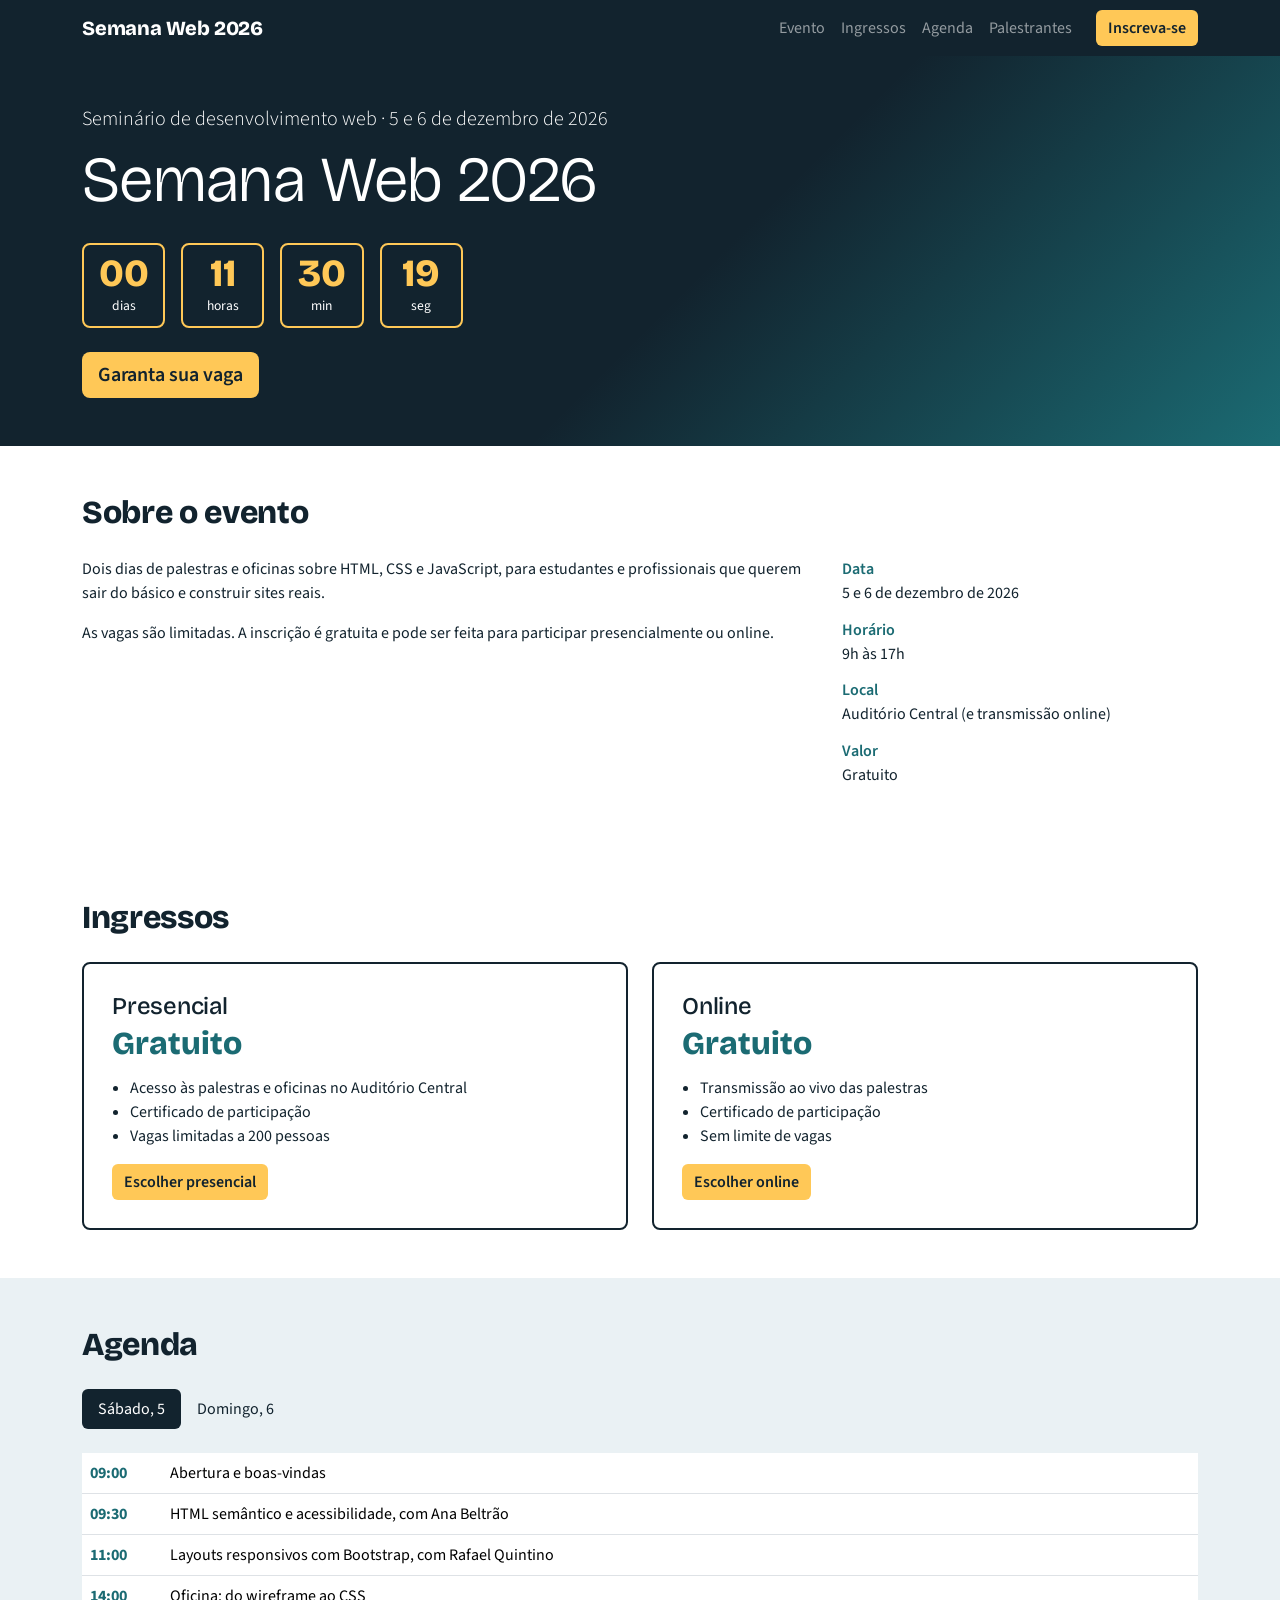
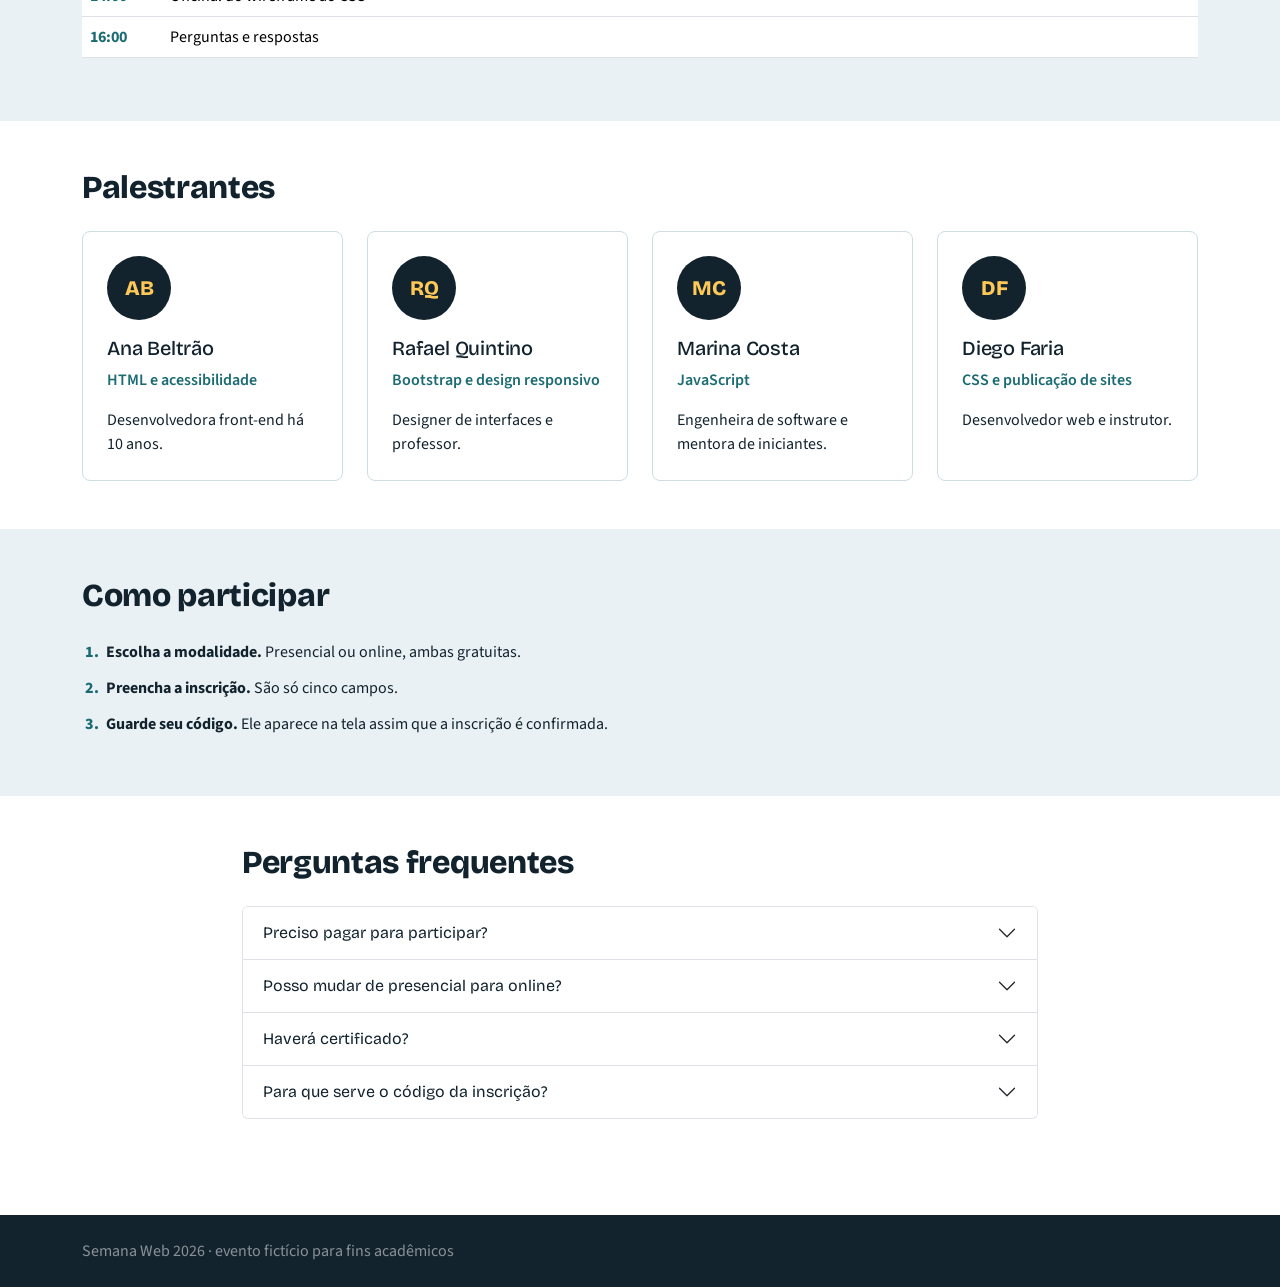
<file: index.html>
<!DOCTYPE html>
<html lang="pt-BR">
<head>
  <meta charset="UTF-8">
  <meta name="viewport" content="width=device-width, initial-scale=1">
  <title>Início | Semana Web 2026</title>
  
  <link href="https://fonts.googleapis.com/css2?family=Bricolage+Grotesque:wght@500;700;800&family=Source+Sans+3:wght@400;600&display=swap" rel="stylesheet">
  <link href="https://cdn.jsdelivr.net/npm/bootstrap@5.3.3/dist/css/bootstrap.min.css" rel="stylesheet">
  
  <link href="css/style.css" rel="stylesheet">
</head>
<body>
<a class="visually-hidden-focusable" href="#conteudo">Ir para o conteúdo</a>
<header>
  <nav class="navbar navbar-expand-md navbar-dark bg-ink" aria-label="Navegação principal">
    <div class="container">
      <a class="navbar-brand" href="index.html">Semana Web 2026</a>
      <button class="navbar-toggler" type="button" data-bs-toggle="collapse" data-bs-target="#menu" aria-controls="menu" aria-expanded="false" aria-label="Abrir menu">
        <span class="navbar-toggler-icon"></span>
      </button>
      <div class="collapse navbar-collapse" id="menu">
        <ul class="navbar-nav ms-auto align-items-md-center">
          <li class="nav-item"><a class="nav-link" href="index.html#detalhes">Evento</a></li>
          <li class="nav-item"><a class="nav-link" href="index.html#ingressos">Ingressos</a></li>
          <li class="nav-item"><a class="nav-link" href="index.html#agenda">Agenda</a></li>
          <li class="nav-item"><a class="nav-link" href="index.html#palestrantes">Palestrantes</a></li>
          <li class="nav-item"><a class="btn btn-signal ms-md-3" href="inscricao.html">Inscreva-se</a></li>
        </ul>
      </div>
    </div>
  </nav>
</header>
<main id="conteudo">

<section class="hero text-white">
  <div class="container py-5">
    <p class="lead mb-2">Seminário de desenvolvimento web · 5 e 6 de dezembro de 2026</p>
    <h1 class="display-3 mb-4">Semana Web 2026</h1>
    <div class="countdown d-flex gap-3 mb-4" id="contagem" role="timer" data-alvo="2026-12-05T09:00:00">
      <div><b id="cd-d">--</b><span>dias</span></div>
      <div><b id="cd-h">--</b><span>horas</span></div>
      <div><b id="cd-m">--</b><span>min</span></div>
      <div><b id="cd-s">--</b><span>seg</span></div>
    </div>
    <a class="btn btn-signal btn-lg" href="inscricao.html">Garanta sua vaga</a>
  </div>
</section>

<section id="detalhes" class="container py-5">
  <h2 class="mb-4">Sobre o evento</h2>
  <div class="row g-4">
    <div class="col-md-8">
      <p>Dois dias de palestras e oficinas sobre HTML, CSS e JavaScript, para estudantes e profissionais que querem sair do básico e construir sites reais.</p>
      <p>As vagas são limitadas. A inscrição é gratuita e pode ser feita para participar presencialmente ou online.</p>
    </div>
    <div class="col-md-4">
      <dl class="info">
        <dt>Data</dt><dd>5 e 6 de dezembro de 2026</dd>
        <dt>Horário</dt><dd>9h às 17h</dd>
        <dt>Local</dt><dd>Auditório Central (e transmissão online)</dd>
        <dt>Valor</dt><dd>Gratuito</dd>
      </dl>
    </div>
  </div>
</section>

<section id="ingressos" class="container py-5">
  <h2 class="mb-4">Ingressos</h2>
  <div class="row g-4">
    <div class="col-md-6">
      <article class="ingresso h-100">
        <h3 class="h4">Presencial</h3>
        <p class="preco">Gratuito</p>
        <ul>
          <li>Acesso às palestras e oficinas no Auditório Central</li>
          <li>Certificado de participação</li>
          <li>Vagas limitadas a 200 pessoas</li>
        </ul>
        <a class="btn btn-signal" href="inscricao.html?modalidade=presencial">Escolher presencial</a>
      </article>
    </div>
    <div class="col-md-6">
      <article class="ingresso h-100">
        <h3 class="h4">Online</h3>
        <p class="preco">Gratuito</p>
        <ul>
          <li>Transmissão ao vivo das palestras</li>
          <li>Certificado de participação</li>
          <li>Sem limite de vagas</li>
        </ul>
        <a class="btn btn-signal" href="inscricao.html?modalidade=online">Escolher online</a>
      </article>
    </div>
  </div>
</section>

<section id="agenda" class="bg-mist py-5">
  <div class="container">
    <h2 class="mb-4">Agenda</h2>
    <ul class="nav nav-pills mb-4" role="tablist">
      <li class="nav-item" role="presentation"><button class="nav-link active" data-bs-toggle="pill" data-bs-target="#dia1" type="button" role="tab" aria-selected="true">Sábado, 5</button></li>
      <li class="nav-item" role="presentation"><button class="nav-link" data-bs-toggle="pill" data-bs-target="#dia2" type="button" role="tab" aria-selected="false">Domingo, 6</button></li>
    </ul>
    <div class="tab-content">
      <div class="tab-pane fade show active" id="dia1" role="tabpanel">
        <table class="table agenda">
          <caption class="visually-hidden">Programação do dia 5</caption>
          <tbody>
            <tr><th scope="row">09:00</th><td>Abertura e boas-vindas</td></tr>
            <tr><th scope="row">09:30</th><td>HTML semântico e acessibilidade, com Ana Beltrão</td></tr>
            <tr><th scope="row">11:00</th><td>Layouts responsivos com Bootstrap, com Rafael Quintino</td></tr>
            <tr><th scope="row">14:00</th><td>Oficina: do wireframe ao CSS</td></tr>
            <tr><th scope="row">16:00</th><td>Perguntas e respostas</td></tr>
          </tbody>
        </table>
      </div>
      <div class="tab-pane fade" id="dia2" role="tabpanel">
        <table class="table agenda">
          <caption class="visually-hidden">Programação do dia 6</caption>
          <tbody>
            <tr><th scope="row">09:00</th><td>JavaScript no navegador: eventos e validação, com Marina Costa</td></tr>
            <tr><th scope="row">11:00</th><td>Boas práticas de CSS, com Diego Faria</td></tr>
            <tr><th scope="row">14:00</th><td>Oficina: publicando seu primeiro site</td></tr>
            <tr><th scope="row">16:00</th><td>Encerramento e sorteio de brindes</td></tr>
          </tbody>
        </table>
      </div>
    </div>
  </div>
</section>

<section id="palestrantes" class="container py-5">
  <h2 class="mb-4">Palestrantes</h2>
  <div class="row g-4">
    <div class="col-sm-6 col-lg-3"><article class="palestrante h-100">
      <div class="avatar" aria-hidden="true">AB</div><h3 class="h5">Ana Beltrão</h3>
      <p class="tema">HTML e acessibilidade</p><p class="mb-0">Desenvolvedora front-end há 10 anos.</p></article></div>
    <div class="col-sm-6 col-lg-3"><article class="palestrante h-100">
      <div class="avatar" aria-hidden="true">RQ</div><h3 class="h5">Rafael Quintino</h3>
      <p class="tema">Bootstrap e design responsivo</p><p class="mb-0">Designer de interfaces e professor.</p></article></div>
    <div class="col-sm-6 col-lg-3"><article class="palestrante h-100">
      <div class="avatar" aria-hidden="true">MC</div><h3 class="h5">Marina Costa</h3>
      <p class="tema">JavaScript</p><p class="mb-0">Engenheira de software e mentora de iniciantes.</p></article></div>
    <div class="col-sm-6 col-lg-3"><article class="palestrante h-100">
      <div class="avatar" aria-hidden="true">DF</div><h3 class="h5">Diego Faria</h3>
      <p class="tema">CSS e publicação de sites</p><p class="mb-0">Desenvolvedor web e instrutor.</p></article></div>
  </div>
</section>

<section id="como-participar" class="bg-mist py-5">
  <div class="container">
    <h2 class="mb-4">Como participar</h2>
    <ol class="passos">
      <li><strong>Escolha a modalidade.</strong> Presencial ou online, ambas gratuitas.</li>
      <li><strong>Preencha a inscrição.</strong> São só cinco campos.</li>
      <li><strong>Guarde seu código.</strong> Ele aparece na tela assim que a inscrição é confirmada.</li>
    </ol>
  </div>
</section>

<section id="perguntas" class="container py-5" style="max-width: 820px">
  <h2 class="mb-4">Perguntas frequentes</h2>
  <div class="accordion" id="faq">
    <div class="accordion-item">
      <h3 class="accordion-header"><button class="accordion-button collapsed" type="button" data-bs-toggle="collapse" data-bs-target="#faq1" aria-expanded="false" aria-controls="faq1">Preciso pagar para participar?</button></h3>
      <div id="faq1" class="accordion-collapse collapse" data-bs-parent="#faq"><div class="accordion-body">Não. A inscrição e a participação são gratuitas, nas duas modalidades.</div></div>
    </div>
    <div class="accordion-item">
      <h3 class="accordion-header"><button class="accordion-button collapsed" type="button" data-bs-toggle="collapse" data-bs-target="#faq2" aria-expanded="false" aria-controls="faq2">Posso mudar de presencial para online?</button></h3>
      <div id="faq2" class="accordion-collapse collapse" data-bs-parent="#faq"><div class="accordion-body">Sim, até o dia anterior ao evento, bastando fazer uma nova inscrição com o mesmo e-mail.</div></div>
    </div>
    <div class="accordion-item">
      <h3 class="accordion-header"><button class="accordion-button collapsed" type="button" data-bs-toggle="collapse" data-bs-target="#faq3" aria-expanded="false" aria-controls="faq3">Haverá certificado?</button></h3>
      <div id="faq3" class="accordion-collapse collapse" data-bs-parent="#faq"><div class="accordion-body">Sim. Quem participar dos dois dias recebe certificado de participação.</div></div>
    </div>
    <div class="accordion-item">
      <h3 class="accordion-header"><button class="accordion-button collapsed" type="button" data-bs-toggle="collapse" data-bs-target="#faq4" aria-expanded="false" aria-controls="faq4">Para que serve o código da inscrição?</button></h3>
      <div id="faq4" class="accordion-collapse collapse" data-bs-parent="#faq"><div class="accordion-body">É o seu ingresso digital: apresente-o na entrada, ou use-o para acessar a transmissão online.</div></div>
    </div>
  </div>
</section>
</main>
<footer class="bg-ink text-white-50 py-4 mt-5">
  <div class="container">Semana Web 2026 · evento fictício para fins acadêmicos</div>
</footer>

<script src="https://cdn.jsdelivr.net/npm/bootstrap@5.3.3/dist/js/bootstrap.bundle.min.js"></script>
<script src="js/script.js"></script>
</body>
</html>
</file>
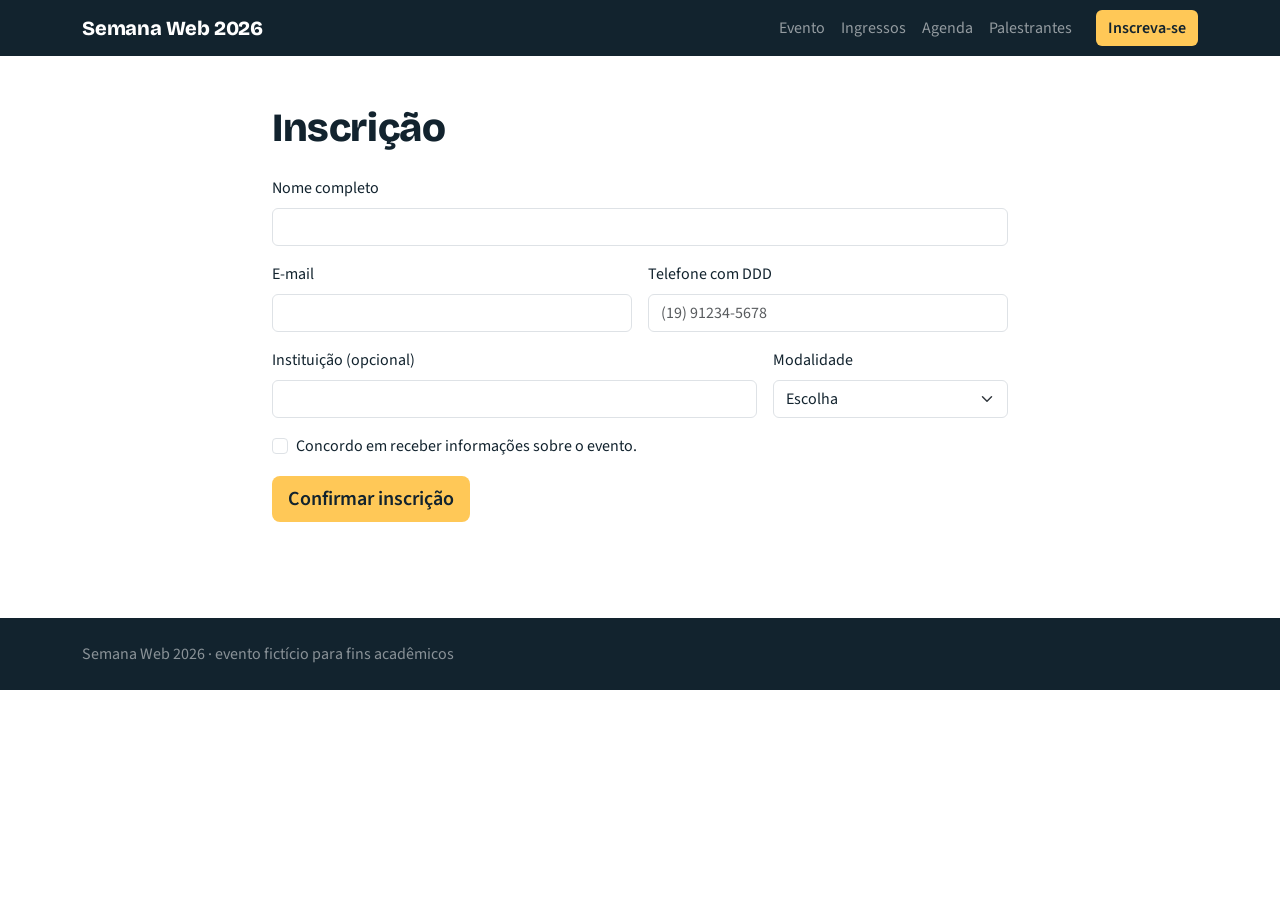
<file: inscricao.html>
<!DOCTYPE html>
<html lang="pt-BR">
<head>
  <meta charset="UTF-8">
  <meta name="viewport" content="width=device-width, initial-scale=1">
  <title>Inscrição | Semana Web 2026</title>
  
  <link href="https://fonts.googleapis.com/css2?family=Bricolage+Grotesque:wght@500;700;800&family=Source+Sans+3:wght@400;600&display=swap" rel="stylesheet">
  <link href="https://cdn.jsdelivr.net/npm/bootstrap@5.3.3/dist/css/bootstrap.min.css" rel="stylesheet">
 
  <link href="css/style.css" rel="stylesheet">
</head>
<body>
<a class="visually-hidden-focusable" href="#conteudo">Ir para o conteúdo</a>
<header>
  <nav class="navbar navbar-expand-md navbar-dark bg-ink" aria-label="Navegação principal">
    <div class="container">
      <a class="navbar-brand" href="index.html">Semana Web 2026</a>
      <button class="navbar-toggler" type="button" data-bs-toggle="collapse" data-bs-target="#menu" aria-controls="menu" aria-expanded="false" aria-label="Abrir menu">
        <span class="navbar-toggler-icon"></span>
      </button>
      <div class="collapse navbar-collapse" id="menu">
        <ul class="navbar-nav ms-auto align-items-md-center">
          <li class="nav-item"><a class="nav-link" href="index.html#detalhes">Evento</a></li>
          <li class="nav-item"><a class="nav-link" href="index.html#ingressos">Ingressos</a></li>
          <li class="nav-item"><a class="nav-link" href="index.html#agenda">Agenda</a></li>
          <li class="nav-item"><a class="nav-link" href="index.html#palestrantes">Palestrantes</a></li>
          <li class="nav-item"><a class="btn btn-signal ms-md-3" href="inscricao.html">Inscreva-se</a></li>
        </ul>
      </div>
    </div>
  </nav>
</header>
<main id="conteudo">
<div class="container py-5" style="max-width: 760px">
  <h1 class="mb-4">Inscrição</h1>

  <div id="confirmacao" class="alert alert-success d-none" role="status" tabindex="-1"></div>

  <form id="form-inscricao" class="row g-3 needs-validation" novalidate>
    <div class="col-12">
      <label for="nome" class="form-label">Nome completo</label>
      <input type="text" class="form-control" id="nome" name="nome" required minlength="3" maxlength="100" autocomplete="name">
      <div class="invalid-feedback">Informe seu nome completo (mínimo de 3 letras).</div>
    </div>
    <div class="col-md-6">
      <label for="email" class="form-label">E-mail</label>
      <input type="email" class="form-control" id="email" name="email" required maxlength="120" autocomplete="email">
      <div class="invalid-feedback">Informe um e-mail válido, como nome@exemplo.com.</div>
    </div>
    <div class="col-md-6">
      <label for="telefone" class="form-label">Telefone com DDD</label>
      <input type="tel" class="form-control" id="telefone" name="telefone" required pattern="\(\d{2}\) \d{4,5}-\d{4}" placeholder="(19) 91234-5678" autocomplete="tel">
      <div class="invalid-feedback">Informe o telefone com DDD.</div>
    </div>
    <div class="col-md-8">
      <label for="instituicao" class="form-label">Instituição (opcional)</label>
      <input type="text" class="form-control" id="instituicao" name="instituicao" maxlength="100">
    </div>
    <div class="col-md-4">
      <label for="modalidade" class="form-label">Modalidade</label>
      <select class="form-select" id="modalidade" name="modalidade" required>
        <option value="" selected disabled>Escolha</option>
        <option value="presencial">Presencial</option>
        <option value="online">Online</option>
      </select>
      <div class="invalid-feedback">Escolha como vai participar.</div>
    </div>
    <div class="col-12">
      <div class="form-check">
        <input class="form-check-input" type="checkbox" id="aceite" required>
        <label class="form-check-label" for="aceite">Concordo em receber informações sobre o evento.</label>
        <div class="invalid-feedback">Marque esta opção para continuar.</div>
      </div>
    </div>
    <div class="col-12"><button class="btn btn-signal btn-lg" type="submit">Confirmar inscrição</button></div>
  </form>
</div>
</main>
<footer class="bg-ink text-white-50 py-4 mt-5">
  <div class="container">Semana Web 2026 · evento fictício para fins acadêmicos</div>
</footer>

<script src="https://cdn.jsdelivr.net/npm/bootstrap@5.3.3/dist/js/bootstrap.bundle.min.js"></script>
<script src="js/script.js"></script>
</body>
</html>
</file>
<file: css/style.css>
:root {
  --ink: #12232e;     
  --teal: #1b6b73;    
  --mist: #eaf1f4;    
  --signal: #ffc857;  
  --bs-body-font-family: 'Source Sans 3', system-ui, sans-serif;
  --bs-body-color: var(--ink);
}

h1, h2, h3, h4, .navbar-brand { font-family: 'Bricolage Grotesque', sans-serif; font-weight: 800; letter-spacing: -.01em; }
.bg-ink { background: var(--ink) !important; }
.bg-mist { background: var(--mist); }

.btn-signal { background: var(--signal); color: var(--ink); font-weight: 600; border: 0; }
.btn-signal:hover, .btn-signal:focus-visible { background: #ffb52e; color: var(--ink); }

a:focus-visible, button:focus-visible, input:focus-visible, select:focus-visible { outline: 3px solid var(--signal); outline-offset: 2px; }

.hero { background: linear-gradient(135deg, var(--ink) 55%, var(--teal)); }
.countdown div { min-width: 5.2rem; padding: .6rem .8rem; border: 2px solid var(--signal); border-radius: .5rem; text-align: center; }
.countdown b { display: block; font: 800 2.4rem/1 'Bricolage Grotesque', sans-serif; color: var(--signal); }
.countdown span { font-size: .85rem; }

.info dt { font-weight: 600; color: var(--teal); }
.info dd { margin-bottom: .8rem; }
.agenda th { width: 5rem; color: var(--teal); }
.nav-pills .nav-link { color: var(--ink); }
.nav-pills .nav-link.active { background: var(--ink); color: #fff; }

.palestrante { padding: 1.5rem; border: 1px solid #cfdde3; border-radius: .5rem; }
.palestrante .tema { color: var(--teal); font-weight: 600; }
.avatar { width: 4rem; height: 4rem; margin-bottom: 1rem; border-radius: 50%; display: grid; place-items: center;
  background: var(--ink); color: var(--signal); font: 800 1.3rem 'Bricolage Grotesque', sans-serif; }

@media (max-width: 575.98px) {
  .countdown { gap: .5rem !important; }
  .countdown div { min-width: 4rem; padding: .4rem; }
  .countdown b { font-size: 1.7rem; }
}

@media (prefers-reduced-motion: reduce) { .fade { transition: none; } }

.ingresso { padding: 1.75rem; border: 2px solid var(--ink); border-radius: .5rem; display: flex; flex-direction: column; align-items: flex-start; }
.ingresso .preco { font: 800 2rem/1 'Bricolage Grotesque', sans-serif; color: var(--teal); }
.ingresso ul { padding-left: 1.1rem; flex-grow: 1; }

.passos { max-width: 640px; padding-left: 1.25rem; margin-bottom: 0; }
.passos li { margin-bottom: .75rem; padding-left: .25rem; }
.passos li::marker { font-weight: 800; color: var(--teal); }

.accordion { --bs-accordion-active-bg: var(--mist); --bs-accordion-active-color: var(--ink); --bs-accordion-btn-focus-box-shadow: 0 0 0 3px var(--signal); }

.codigo-ingresso { display: inline-block; padding: .15rem .6rem; border: 2px dashed currentColor; border-radius: .25rem; font: 700 1.1rem 'Courier New', monospace; letter-spacing: .08em; }
</file>
